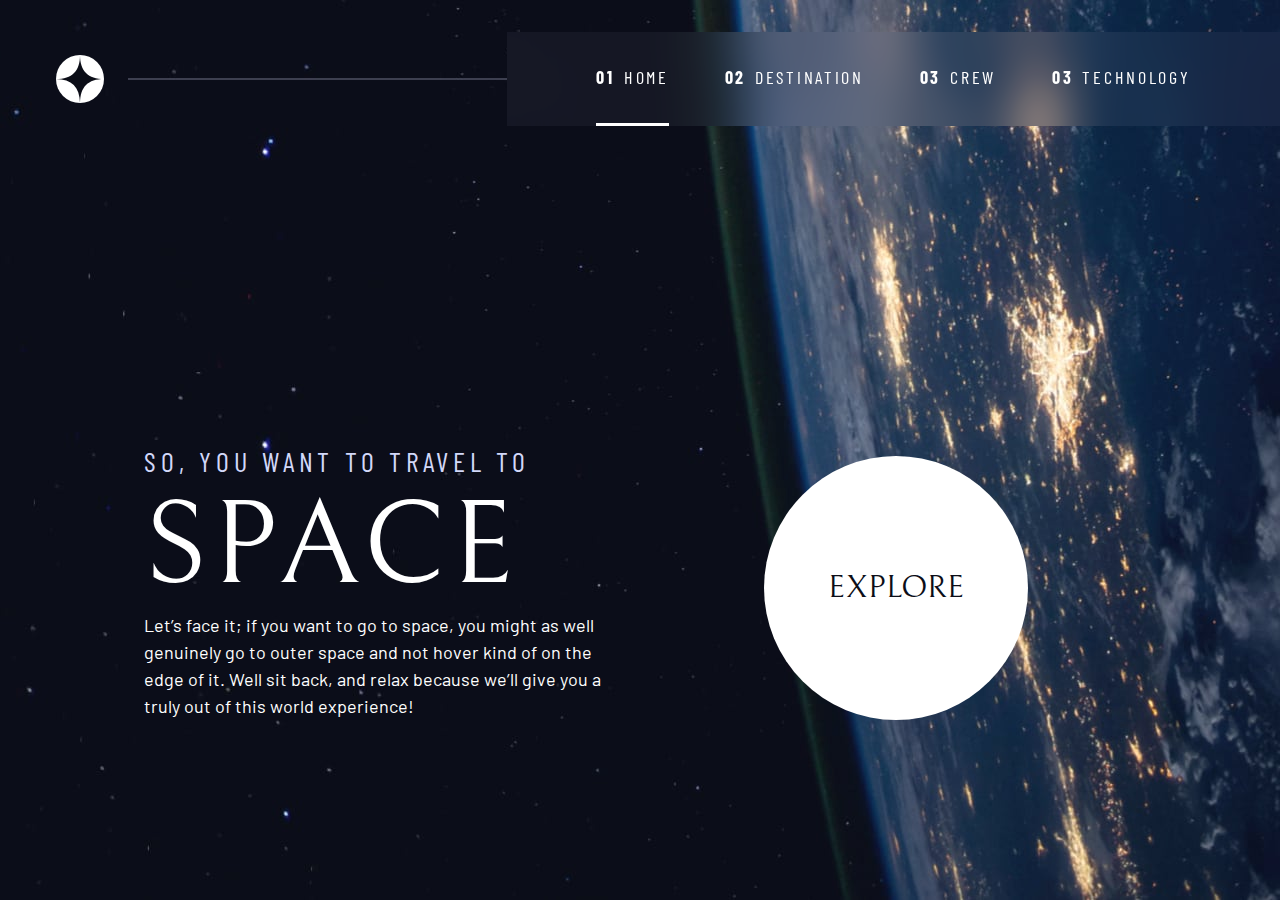
<file: index.html>
<!DOCTYPE html>
<html lang="en">
<head>
  <meta charset="UTF-8">
  <meta name="viewport" content="width=device-width, initial-scale=1.0">
  <link rel="icon" type="image/png" sizes="32x32" href="./assets/favicon-32x32.png">
  <link rel="stylesheet" href="index.css">
  <link rel="preconnect" href="https://fonts.googleapis.com">
  <link rel="preconnect" href="https://fonts.gstatic.com" crossorigin>
  <link href="https://fonts.googleapis.com/css2?family=Barlow+Condensed:wght@400;700&family=Bellefair&family=Barlow:wght@400;700&display=swap"
      rel="stylesheet">
      
  <!-- Our custom CSS -->
  <link rel="stylesheet" href="index.css">
  <title>Frontend Mentor | Space tourism website</title>


</head>
<body class="home"> 
  <a class="skip-to-content" href="#main">Skip to content</a>
  <header class="primary-header flex">
    <div>
      <img src="./assets/shared/logo.svg" alt="space tourism logo" class='logo'>
    </div>
    <button class="mobile-nav-toggle" aria-controls="primary-navigation"><span aria-expanded="false" class="sr-only">Menu</span></button>
    <nav>
      <ul id="primary-navigation" data-visible="false" class="primary-navigation underline-indicators flex">
        <li class="active"><a class="ff-sans-cond uppercase text-white letter-spacing-2" href="index.html"><span aria-hidden='true'>01</span>Home</a></li>
        <li><a class="ff-sans-cond uppercase text-white letter-spacing-2" href="destination.html"><span aria-hidden='true'>02</span>Destination</a></li>
        <li><a class="ff-sans-cond uppercase text-white letter-spacing-2" href="crew.html"><span aria-hidden='true'>03</span>Crew</a></li>
        <li><a class="ff-sans-cond uppercase text-white letter-spacing-2" href="technology.html"><span aria-hidden='true'>03</span>Technology</a></li>
      </ul>
    </nav>
  </header>
  <main id="main" class="grid-container grid-container--home">
    <div>
      <h1 class="text-accent fs-500 ff-sans-cond uppercase letter-spacing-1">So, you want to travel to
      <span class='fs-900 ff-serif text-white d-block'>Space</span></h1>
      <p>Let’s face it; if you want to go to space, you might as well genuinely go to 
        outer space and not hover kind of on the edge of it. Well sit back, and relax 
        because we’ll give you a truly out of this world experience!</p>
      </div>
      <div>
        <a href="destination.html" class="large-button uppercase ff-serif fs-600 text-dark bg-white">Explore</a>
      </div>
  </main>

  <script src="navigation.js"></script>
</body>
</html>
</file>
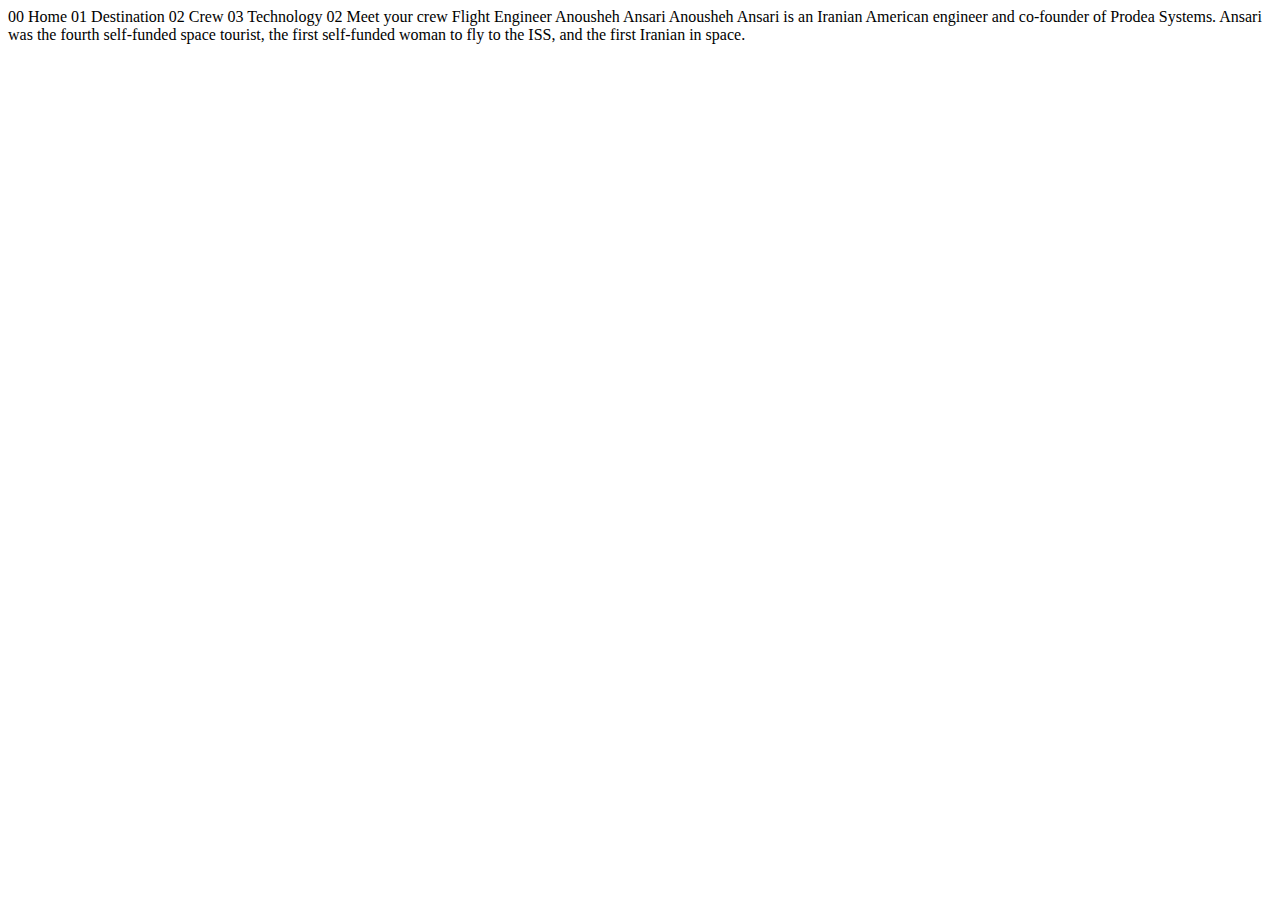
<file: crew-engineer.html>
<!DOCTYPE html>
<html lang="en">
<head>
  <meta charset="UTF-8">
  <meta name="viewport" content="width=device-width, initial-scale=1.0">

  <link rel="icon" type="image/png" sizes="32x32" href="./assets/favicon-32x32.png">
  
  <title>Frontend Mentor | Space tourism website</title>
</head>
<body>

  00 Home
  01 Destination
  02 Crew
  03 Technology

  02 Meet your crew

  Flight Engineer
  Anousheh Ansari

  Anousheh Ansari is an Iranian American engineer and co-founder of Prodea Systems. 
  Ansari was the fourth self-funded space tourist, the first self-funded woman to 
  fly to the ISS, and the first Iranian in space. 
</body>
</html>
</file>
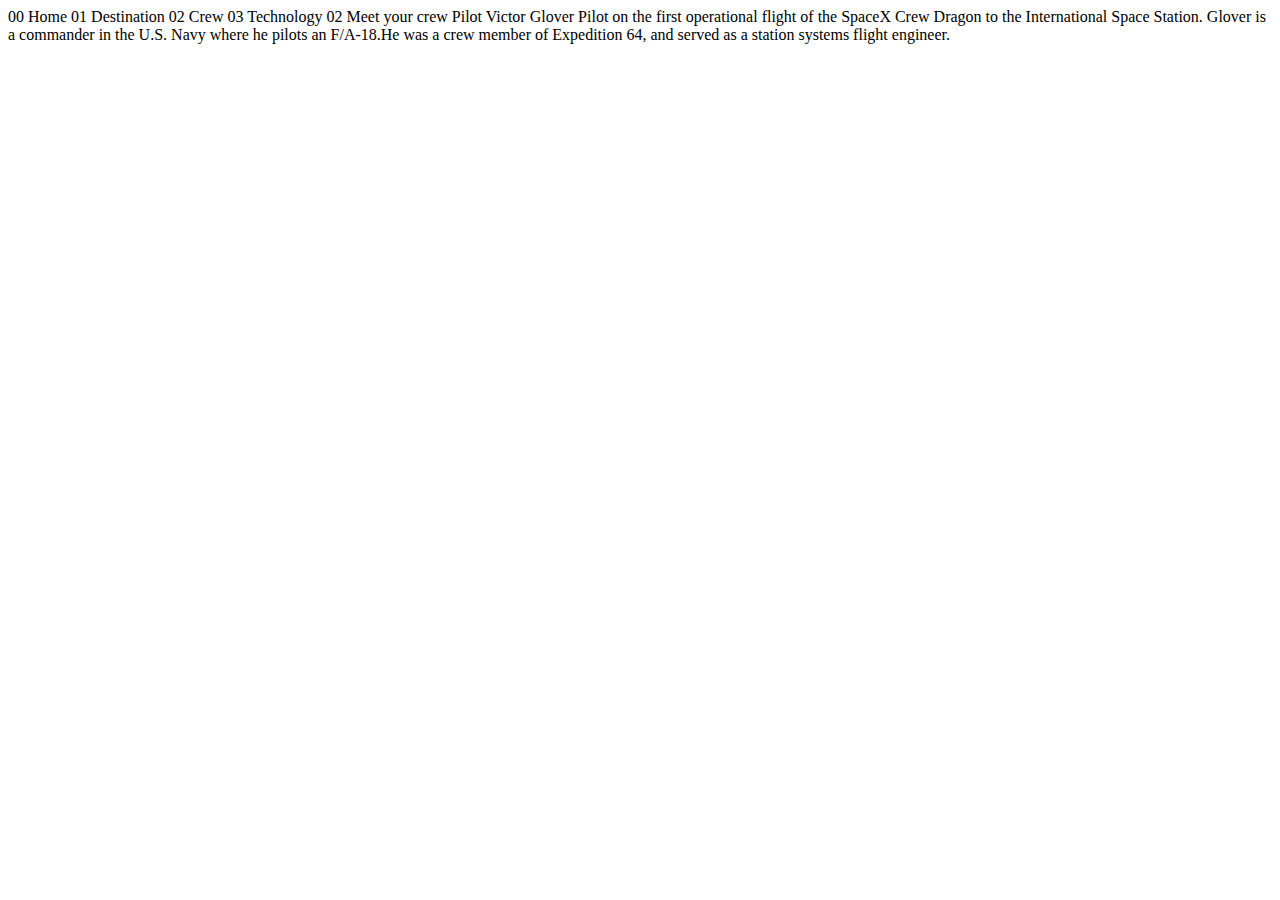
<file: crew-pilot.html>
<!DOCTYPE html>
<html lang="en">
<head>
  <meta charset="UTF-8">
  <meta name="viewport" content="width=device-width, initial-scale=1.0">

  <link rel="icon" type="image/png" sizes="32x32" href="./assets/favicon-32x32.png">
  
  <title>Frontend Mentor | Space tourism website</title>
</head>
<body>

  00 Home
  01 Destination
  02 Crew
  03 Technology

  02 Meet your crew

  Pilot
  Victor Glover

  Pilot on the first operational flight of the SpaceX Crew Dragon to the 
  International Space Station. Glover is a commander in the U.S. Navy where 
  he pilots an F/A-18.He was a crew member of Expedition 64, and served as a 
  station systems flight engineer. 
</body>
</html>
</file>
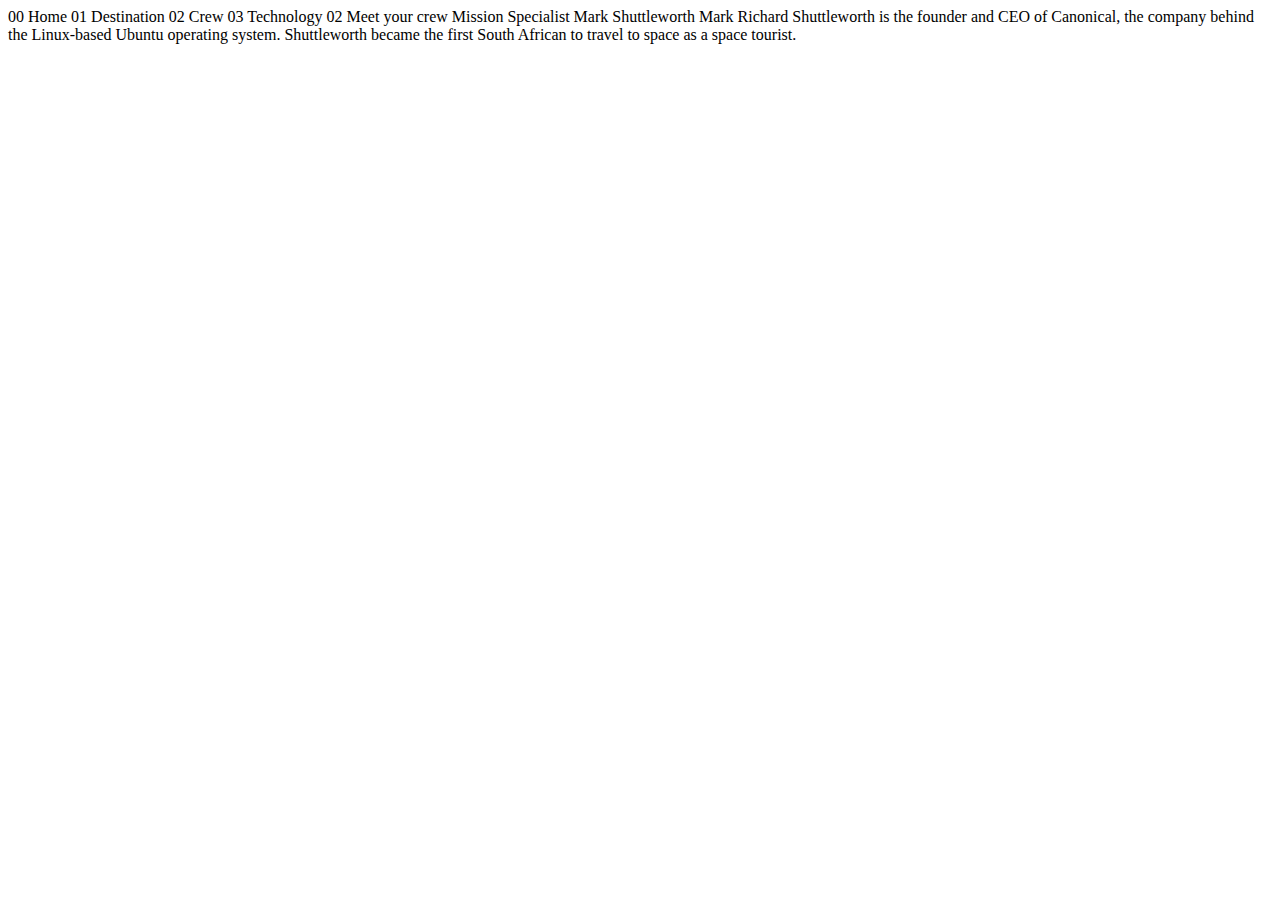
<file: crew-specialist.html>
<!DOCTYPE html>
<html lang="en">
<head>
  <meta charset="UTF-8">
  <meta name="viewport" content="width=device-width, initial-scale=1.0">

  <link rel="icon" type="image/png" sizes="32x32" href="./assets/favicon-32x32.png">
  
  <title>Frontend Mentor | Space tourism website</title>
</head>
<body>

  00 Home
  01 Destination
  02 Crew
  03 Technology

  02 Meet your crew

  Mission Specialist
  Mark Shuttleworth

  Mark Richard Shuttleworth is the founder and CEO of Canonical, the company behind 
  the Linux-based Ubuntu operating system. Shuttleworth became the first South 
  African to travel to space as a space tourist.
</body>
</html>
</file>
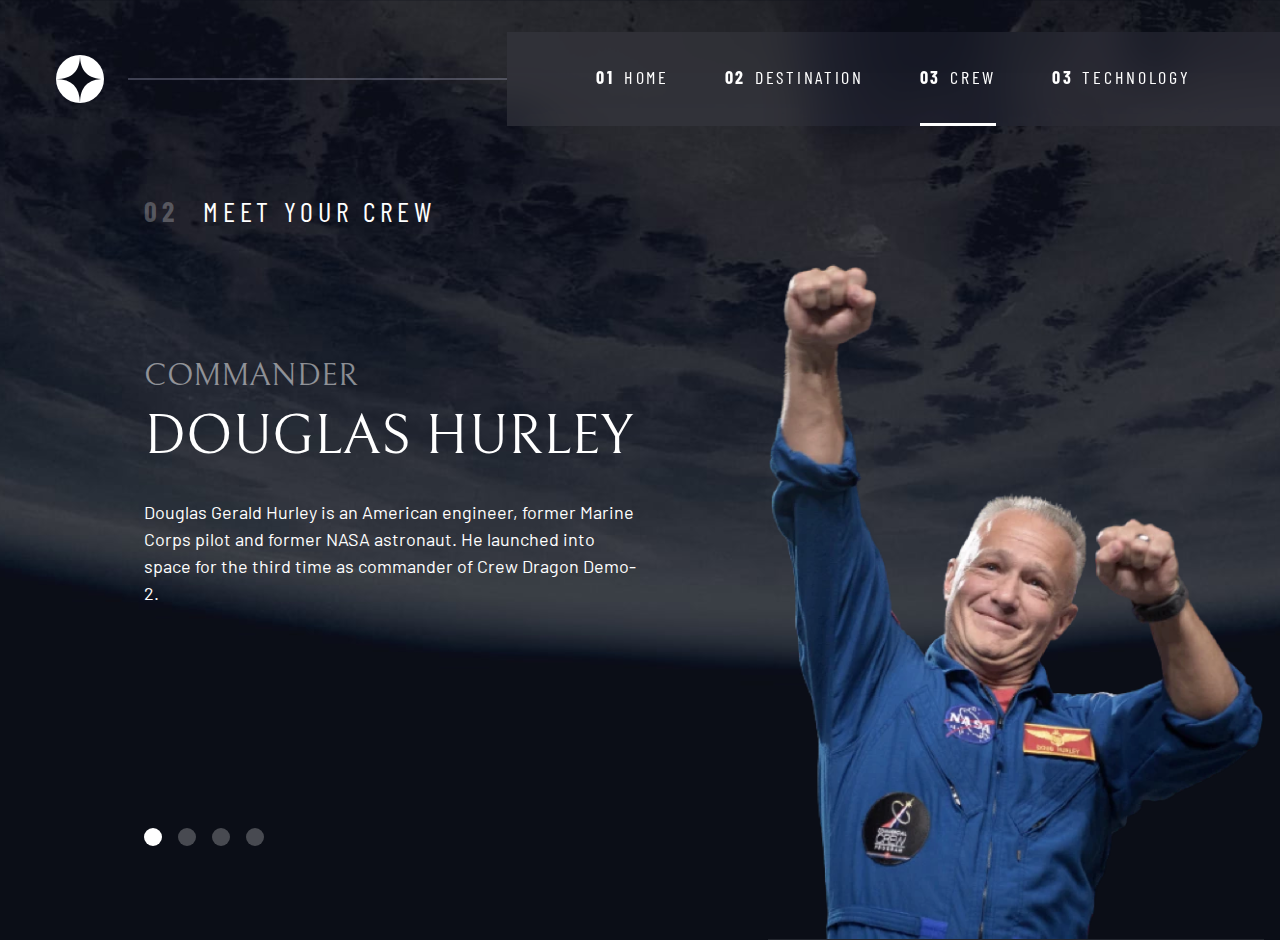
<file: crew.html>
<!DOCTYPE html>
<html lang="en">
<head>
  <meta charset="UTF-8">
  <meta name="viewport" content="width=device-width, initial-scale=1.0">
  <link rel="icon" type="image/png" sizes="32x32" href="./assets/favicon-32x32.png">
  <link rel="stylesheet" href="index.css">
  <link rel="preconnect" href="https://fonts.googleapis.com">
  <link rel="preconnect" href="https://fonts.gstatic.com" crossorigin>
  <link href="https://fonts.googleapis.com/css2?family=Barlow+Condensed:wght@400;700&family=Bellefair&family=Barlow:wght@400;700&display=swap"
      rel="stylesheet">
      
  <!-- Our custom CSS -->
  <link rel="stylesheet" href="index.css">
  <title>Frontend Mentor | Space tourism website</title>


</head>
<body class="crew"> 
  <a class="skip-to-content" href="#main">Skip to content</a>
  <header class="primary-header flex">
    <div>
      <img src="./assets/shared/logo.svg" alt="space tourism logo" class='logo'>
    </div>
    <button class="mobile-nav-toggle" aria-controls="primary-navigation"><span aria-expanded="false" class="sr-only">Menu</span></button>
    <nav>
      <ul id="primary-navigation" data-visible="false" class="primary-navigation underline-indicators flex">
        <li><a class="ff-sans-cond uppercase text-white letter-spacing-2" href="index.html"><span aria-hidden='true'>01</span>Home</a></li>
        <li><a class="ff-sans-cond uppercase text-white letter-spacing-2" href="destination.html"><span aria-hidden='true'>02</span>Destination</a></li>
        <li class="active"><a class="ff-sans-cond uppercase text-white letter-spacing-2" href="crew.html"><span aria-hidden='true'>03</span>Crew</a></li>
        <li><a class="ff-sans-cond uppercase text-white letter-spacing-2" href="technology.html"><span aria-hidden='true'>03</span>Technology</a></li>
      </ul>
    </nav>
  </header>

  <main id="main" class="grid-container grid-container--crew flow">
    <h1 class="numbered-title"><span aria-hidden="true">02</span> Meet your crew</h1>

    <div class="dot-indicators flex" role="tablist" aria-label="crew member list">
      <button aria-selected="true" aria-controls="commander-tab" data-image="commander-image" role="tab" tabindex="0"><span class="sr-only">The commander</span></button>
      <button aria-selected="false" aria-controls="mission-tab" data-image="mission-image" role="tab" tabindex="-1"><span class="sr-only">The mission specialist</span></button>
      <button aria-selected="false" aria-controls="pilot-tab" data-image="pilot-image" role="tab" tabindex="-1"><span class="sr-only">The pilot</span></button>
      <button aria-selected="false" aria-controls="crew-tab" data-image="crew-image" role="tab" tabindex="-1"><span class="sr-only">The crew engineer</span></button>
    </div>

    <article class="crew-details flow" id="commander-tab" role="tabpanel" tabindex="0">
      <header class="flow flow--space-small">
        <h2 class="fs-600 ff-serif uppercase">Commander</h2>
        <p class="fs-700 ff-serif uppercase">Douglas Hurley</p>
      </header>
      <p>Douglas Gerald Hurley is an American engineer, former Marine Corps pilot 
        and former NASA astronaut. He launched into space for the third time as 
        commander of Crew Dragon Demo-2.</p>
    </article>

    <article hidden class="crew-details flow" id="mission-tab" role="tabpanel" tabindex="0">
      <header class="flow flow--space-small">
        <h2 class="fs-600 ff-serif uppercase">Mission Specialist</h2>
        <p class="fs-700 ff-serif uppercase">Mark Shuttleworth</p>
      </header>
      <p>Mark Richard Shuttleworth is the founder and CEO of Canonical, the company
        behind the Linux-based Ubuntu operating system. Shuttleworth became the first South
        African to travel to space as a space tourist.</p>
    </article>

    <article hidden class="crew-details flow" id="pilot-tab" role="tabpanel" tabindex="0">
      <header class="flow flow--space-small">
        <h2 class="fs-600 ff-serif uppercase">Pilot</h2>
        <p class="fs-700 ff-serif uppercase">Victor Glover</p>
      </header>
      <p>Pilot on the first operational flight of the SpaceX Crew Dragon to the
        International Space Station. Glover is a commander in the U.S. Navy where
        he pilots an F/A-18. He was a crew member of Expedition 64, and served as a
        station systems flight engineer.</p>
    </article>

    <article hidden class="crew-details flow" id="crew-tab" role="tabpanel" tabindex="0">
      <header class="flow flow--space-small">
        <h2 class="fs-600 ff-serif uppercase">Flight Engineer</h2>
        <p class="fs-700 ff-serif uppercase">Anousheh Ansari</p>
      </header>
      <p>Anousheh Ansari is an Iranian American engineer and co-founder of Prodea Systems.
        Ansari was the fourth self-funded space tourist, the first self-funded woman to
        fly to the ISS, and the first Iranian in space.</p>
    </article>
    
    <picture id="commander-image">
      <source srcset="./assets/crew/image-douglas-hurley.webp" type="image/webp">
      <img src="./assets/crew/image-douglas-hurley.png" alt="Douglas Hurley">
    </picture>

    <picture hidden id="mission-image">
      <source srcset="./assets/crew/image-mark-shuttleworth.webp" type="image/webp">
      <img src="./assets/crew/image-mark-shuttleworth.png" alt="Douglas Hurley">
    </picture>

    <picture hidden id="pilot-image">
      <source srcset="./assets/crew/image-victor-glover.webp" type="image/webp">
      <img src="./assets/crew/image-victor-glover.png" alt="Douglas Hurley">
    </picture>

    <picture hidden id="crew-image">
      <source srcset="./assets/crew/image-anousheh-ansari.webp" type="image/webp">
      <img src="./assets/crew/image-anousheh-ansari.png" alt="Douglas Hurley">
    </picture>


  </main>
  <script src="navigation.js"></script>
  <script src="tabs.js"></script>
</body>
</html>
</file>
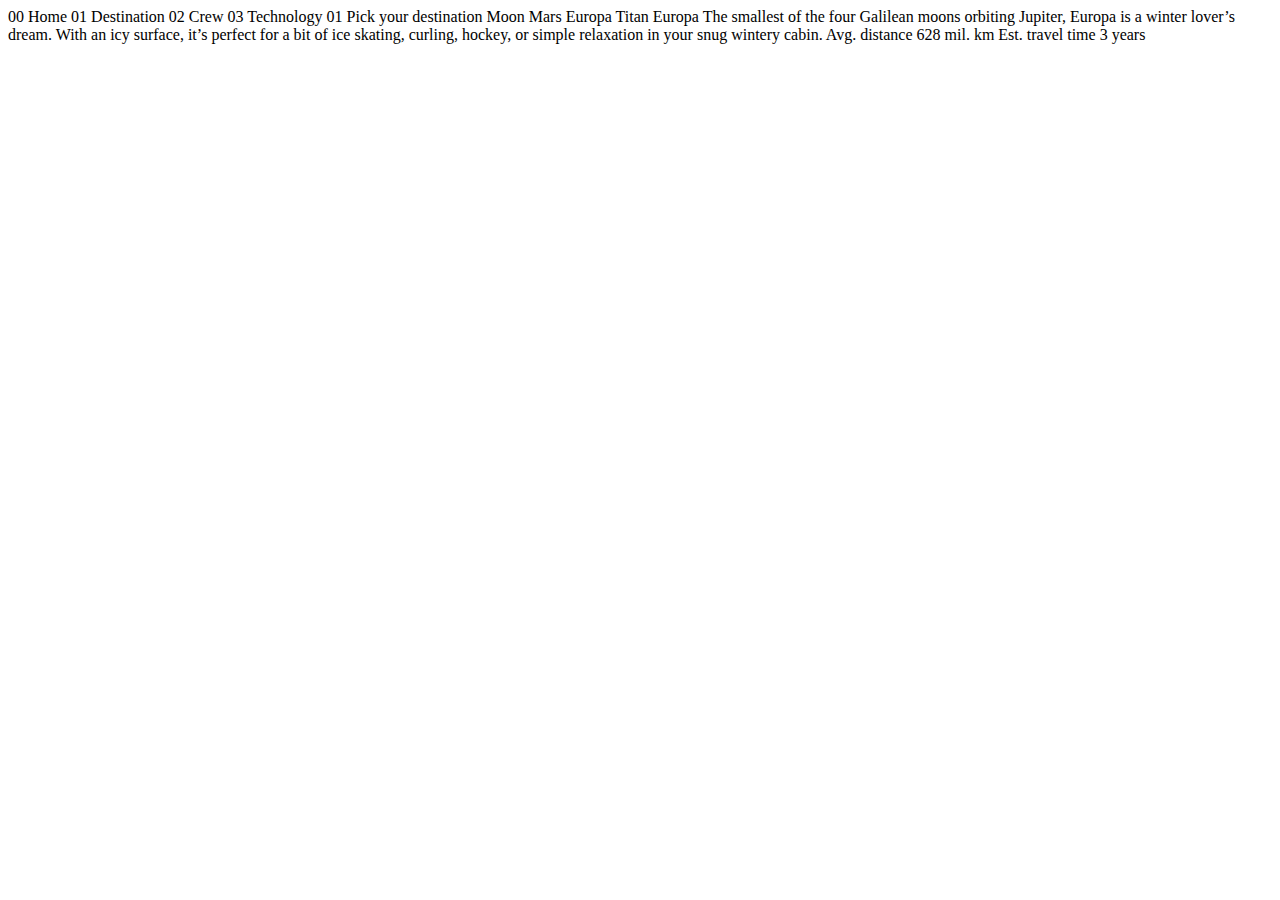
<file: destination-europa.html>
<!DOCTYPE html>
<html lang="en">
<head>
  <meta charset="UTF-8">
  <meta name="viewport" content="width=device-width, initial-scale=1.0">

  <link rel="icon" type="image/png" sizes="32x32" href="./assets/favicon-32x32.png">
  
  <title>Frontend Mentor | Space tourism website</title>
</head>
<body>

  00 Home
  01 Destination
  02 Crew
  03 Technology

  01 Pick your destination

  Moon
  Mars
  Europa
  Titan

  Europa

  The smallest of the four Galilean moons orbiting Jupiter, Europa is a 
  winter lover’s dream. With an icy surface, it’s perfect for a bit of 
  ice skating, curling, hockey, or simple relaxation in your snug 
  wintery cabin.

  Avg. distance
  628 mil. km

  Est. travel time
  3 years
</body>
</html>
</file>
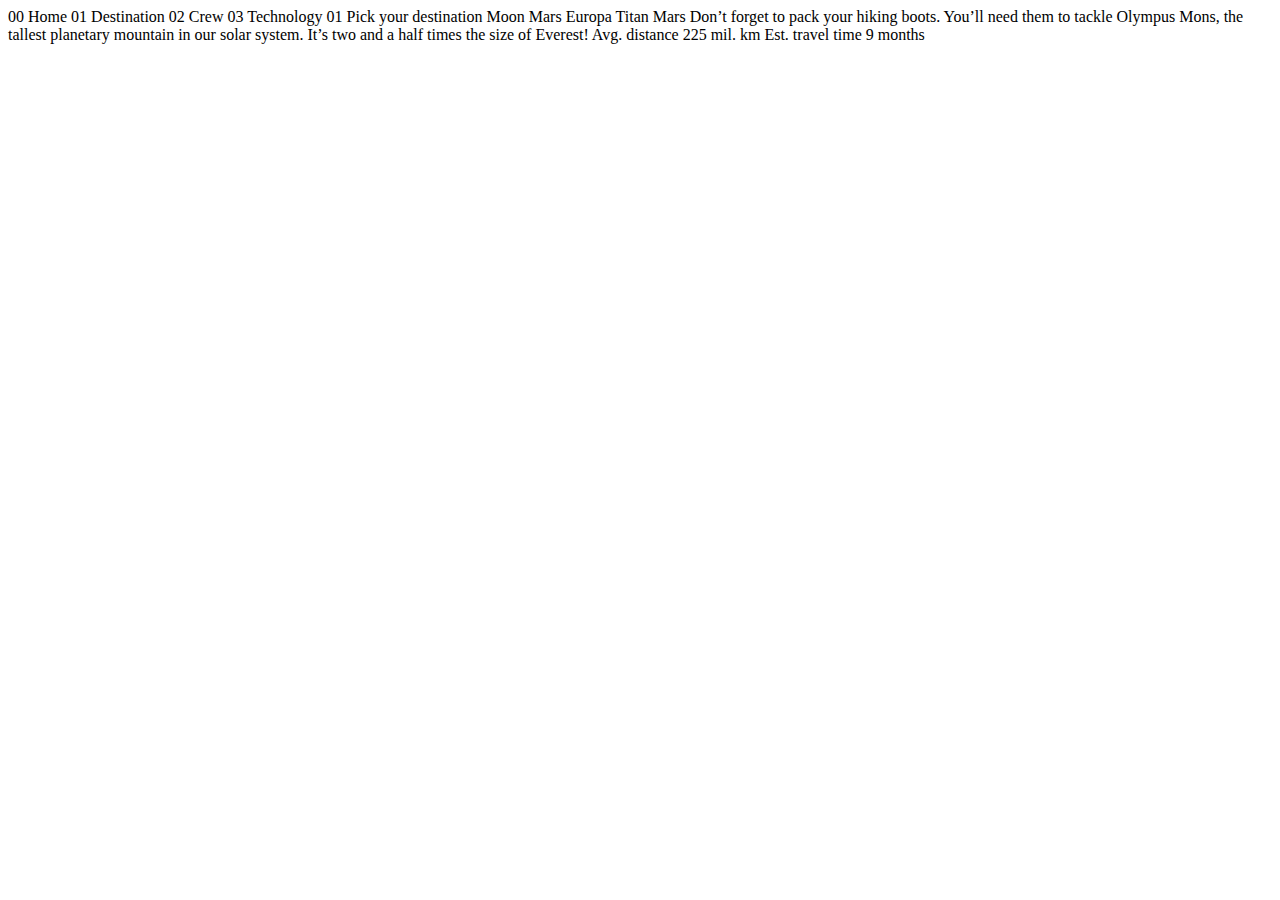
<file: destination-mars.html>
<!DOCTYPE html>
<html lang="en">
<head>
  <meta charset="UTF-8">
  <meta name="viewport" content="width=device-width, initial-scale=1.0">

  <link rel="icon" type="image/png" sizes="32x32" href="./assets/favicon-32x32.png">
  
  <title>Frontend Mentor | Space tourism website</title>
</head>
<body>

  00 Home
  01 Destination
  02 Crew
  03 Technology

  01 Pick your destination

  Moon
  Mars
  Europa
  Titan

  Mars

  Don’t forget to pack your hiking boots. You’ll need them to tackle Olympus Mons, 
  the tallest planetary mountain in our solar system. It’s two and a half times 
  the size of Everest!

  Avg. distance
  225 mil. km

  Est. travel time
  9 months
</body>
</html>
</file>
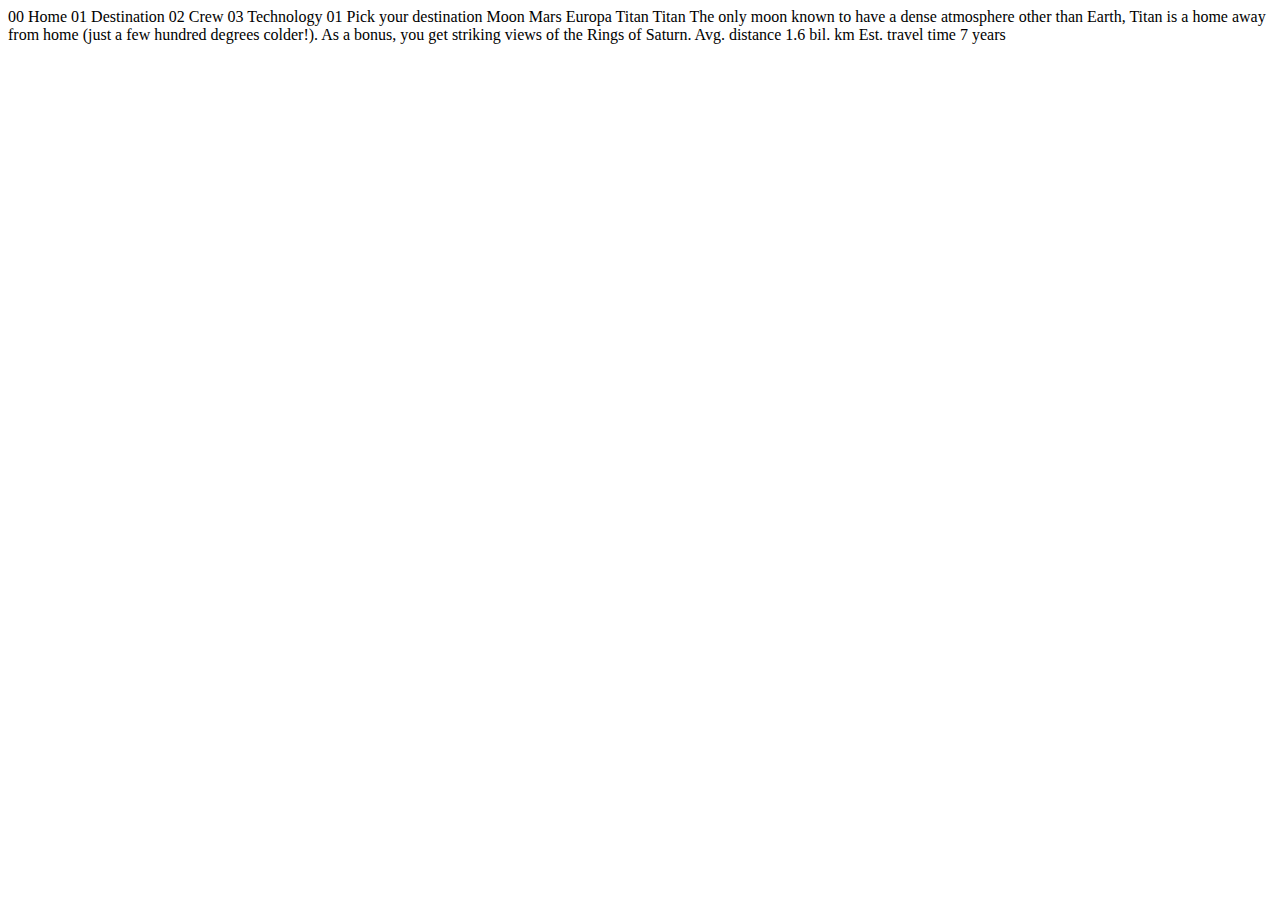
<file: destination-titan.html>
<!DOCTYPE html>
<html lang="en">
<head>
  <meta charset="UTF-8">
  <meta name="viewport" content="width=device-width, initial-scale=1.0">

  <link rel="icon" type="image/png" sizes="32x32" href="./assets/favicon-32x32.png">
  
  <title>Frontend Mentor | Space tourism website</title>
</head>
<body>

  00 Home
  01 Destination
  02 Crew
  03 Technology

  01 Pick your destination

  Moon
  Mars
  Europa
  Titan

  Titan

  The only moon known to have a dense atmosphere other than Earth, Titan 
  is a home away from home (just a few hundred degrees colder!). As a 
  bonus, you get striking views of the Rings of Saturn.

  Avg. distance
  1.6 bil. km

  Est. travel time
  7 years
</body>
</html>
</file>
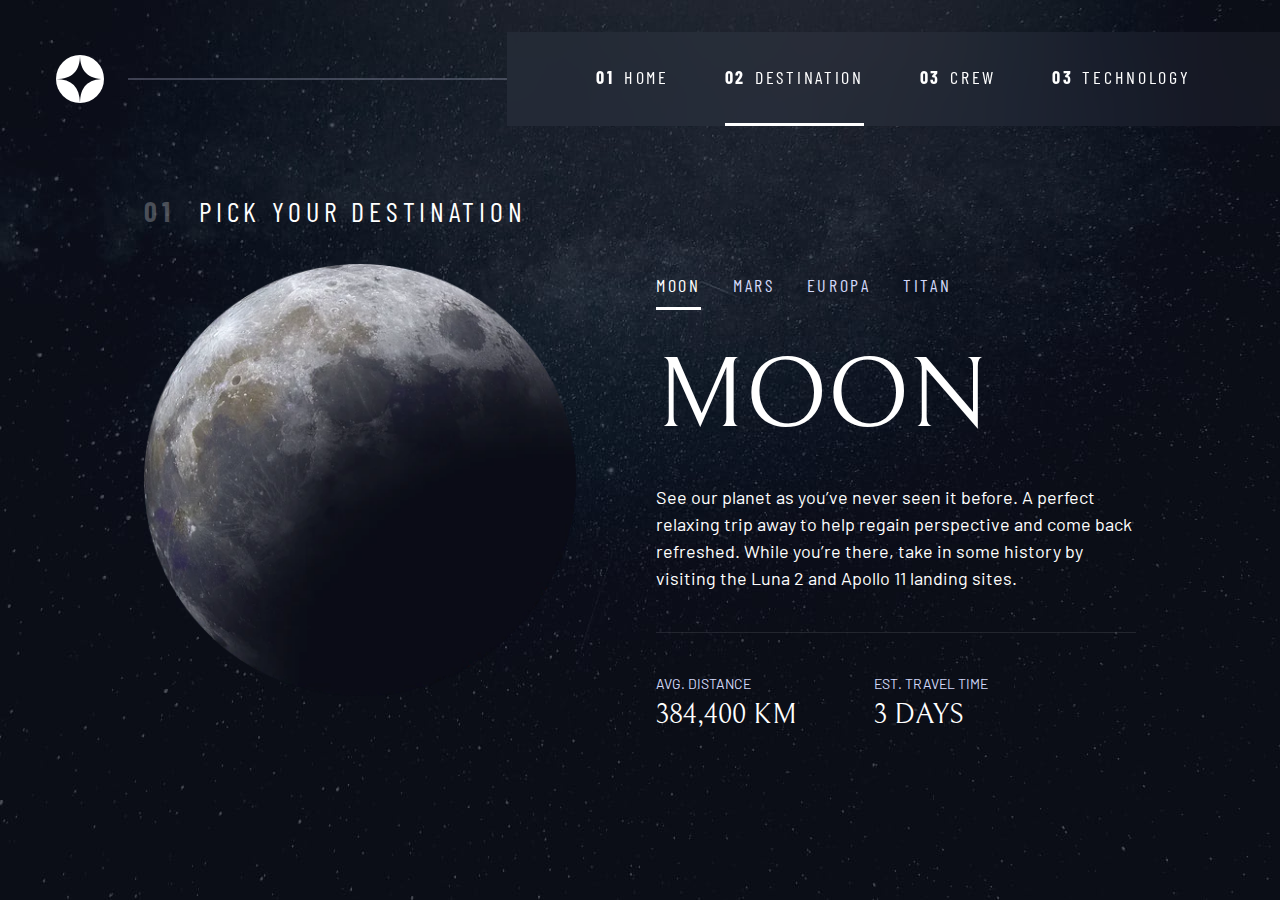
<file: destination.html>
<!DOCTYPE html>
<html lang="en">
<head>
  <meta charset="UTF-8">
  <meta name="viewport" content="width=device-width, initial-scale=1.0">
  <link rel="icon" type="image/png" sizes="32x32" href="./assets/favicon-32x32.png">
  <link rel="stylesheet" href="index.css">
  <link rel="preconnect" href="https://fonts.googleapis.com">
  <link rel="preconnect" href="https://fonts.gstatic.com" crossorigin>
  <link href="https://fonts.googleapis.com/css2?family=Barlow+Condensed:wght@400;700&family=Bellefair&family=Barlow:wght@400;700&display=swap"
      rel="stylesheet">
      
  <!-- Our custom CSS -->
  <link rel="stylesheet" href="index.css">
  <title>Frontend Mentor | Space tourism website</title>


</head>
<body class="destination"> 
  <a class="skip-to-content" href="#main">Skip to content</a>
  <header class="primary-header flex">
    <div>
      <img src="./assets/shared/logo.svg" alt="space tourism logo" class='logo'>
    </div>
    <button class="mobile-nav-toggle" aria-controls="primary-navigation"><span aria-expanded="false" class="sr-only">Menu</span></button>
    <nav>
      <ul id="primary-navigation" data-visible="false" class="primary-navigation underline-indicators flex">
        <li><a class="ff-sans-cond uppercase text-white letter-spacing-2" href="index.html"><span aria-hidden='true'>01</span>Home</a>
        <li class="active"><a class="ff-sans-cond uppercase text-white letter-spacing-2" href="destination.html"><span aria-hidden='true'>02</span>Destination</a>
        <li><a class="ff-sans-cond uppercase text-white letter-spacing-2" href="crew.html"><span aria-hidden='true'>03</span>Crew</a>
        <li><a class="ff-sans-cond uppercase text-white letter-spacing-2" href="technology.html"><span aria-hidden='true'>03</span>Technology</a>
      </ul>
    </nav>
  </header>

  <main id="main" class="grid-container grid-container--destination flow">
    <h1 class="numbered-title"><span aria-hidden="true">01</span> Pick your destination</h1>

    <picture id="moon-image">
      <source srcset="assets/destination/image-moon.webp" type="image/webp">
      <img src="assets/destination/image-moon.png" alt="the Moon">
    </picture>

    <picture hidden id="mars-image">
      <source srcset="assets/destination/image-mars.webp" type="image/webp">
      <img src="assets/destination/image-mars.png" alt="the planet mars">
    </picture>

    <picture hidden id="europa-image">
      <source srcset="assets/destination/image-europa.webp" type="image/webp">
      <img src="assets/destination/image-europa.png" alt="the planet europa">
    </picture>

    <picture hidden id="titan-image">
      <source srcset="./assets/destination/image-titan.webp" type="image/webp">
      <img src="assets/destination/image-titan.png" alt="the planet titan">
    </picture>

    <div class="tab-list underline-indicators flex" role="tablist" aria-label="destination list">
      <button aria-selected="true" role="tab" tabindex="0" aria-controls="moon-tab" data-image="moon-image" class="uppercase ff-sans-cond text-accent letter-spacing-2">Moon</button>
      <button aria-selected="false" role="tab" tabindex="-1" aria-controls="mars-tab" data-image="mars-image" class="uppercase ff-sans-cond text-accent letter-spacing-2">Mars</button>
      <button aria-selected="false" role="tab" tabindex="-1" aria-controls="europa-tab" data-image="europa-image" class="uppercase ff-sans-cond text-accent letter-spacing-2">Europa</button>
      <button aria-selected="false" role="tab" tabindex="-1" aria-controls="titan-tab" data-image="titan-image" class="uppercase ff-sans-cond text-accent letter-spacing-2">Titan</button>
    </div>

    <!-- moon -->
    <article class="destination-info flow" id="moon-tab" tabindex="0" role="tabpanel">
      <h2 class="fs-800 uppercase ff-serif">Moon</h2>

      <p>See our planet as you’ve never seen it before. A perfect relaxing trip away to help 
        regain perspective and come back refreshed. While you’re there, take in some history 
        by visiting the Luna 2 and Apollo 11 landing sites.</p>
      
      <div class="destination-meta flex">
        <div>
          <h3 class="text-accent fs-200 uppercase">Avg. distance</h3>
          <p class="ff-serif uppercase">384,400 km</p>
        </div>

        <div>
          <h3 class="text-accent fs-200 uppercase">Est. travel time</h3>
          <p class="ff-serif uppercase">3 days</p>
        </div>
      </div>
    </article>

    <!-- mars -->
    <article hidden class="destination-info flow" id="mars-tab" tabindex="0" role="tabpanel">
      <h2 class="fs-800 uppercase ff-serif">Mars</h2>

      <p>Don't forget to pack your hiking boots. You'll need them to tackle Olympus Mons,
        the tallest planetary mountain in our solar system. It's two and a half times
        the size of Everest!</p>
      
      <div class="destination-meta flex">
        <div>
          <h3 class="text-accent fs-200 uppercase">Avg. distance</h3>
          <p class="ff-serif uppercase">225 mil. km</p>
        </div>

        <div>
          <h3 class="text-accent fs-200 uppercase">Est. travel time</h3>
          <p class="ff-serif uppercase">9 months</p>
        </div>
      </div>
    </article>

    <!-- europa -->
    <article hidden class="destination-info flow" id="europa-tab" tabindex="0" role="tabpanel">
      <h2 class="fs-800 uppercase ff-serif">Europa</h2>

      <p>The smallest of the four Galilean moons orbiting Jupiter, Europa is a 
        winter lover's dream. With an icy surface, it's perfect for a bit of
        ice skating, curling, hockey, or simple relaxation in your snug wintery cabin.</p>
      
      <div class="destination-meta flex">
        <div>
          <h3 class="text-accent fs-200 uppercase">Avg. distance</h3>
          <p class="ff-serif uppercase">628 mil. km</p>
        </div>

        <div>
          <h3 class="text-accent fs-200 uppercase">Est. travel time</h3>
          <p class="ff-serif uppercase">3 years</p>
        </div>
      </div>
    </article>

    <!-- titan -->
    <article hidden class="destination-info flow" id="titan-tab" tabindex="0" role="tabpanel">
      <h2 class="fs-800 uppercase ff-serif">Titan</h2>

      <p>The only moon know to have a dense atmosphere other than Earth, 
        is a home away from home (just a few hundred degrees colder!).
        As a bonus, you get striking views of the Rings of Saturn.</p>
      
      <div class="destination-meta flex">
        <div>
          <h3 class="text-accent fs-200 uppercase">Avg. distance</h3>
          <p class="ff-serif uppercase">1.6 bil. km</p>
        </div>

        <div>
          <h3 class="text-accent fs-200 uppercase">Est. travel time</h3>
          <p class="ff-serif uppercase">7 years</p>
        </div>
      </div>

    </article>
  </main>
<body>
  <script src="tabs.js"></script>
  <script src="navigation.js"></script>
</body>
</html>
</file>
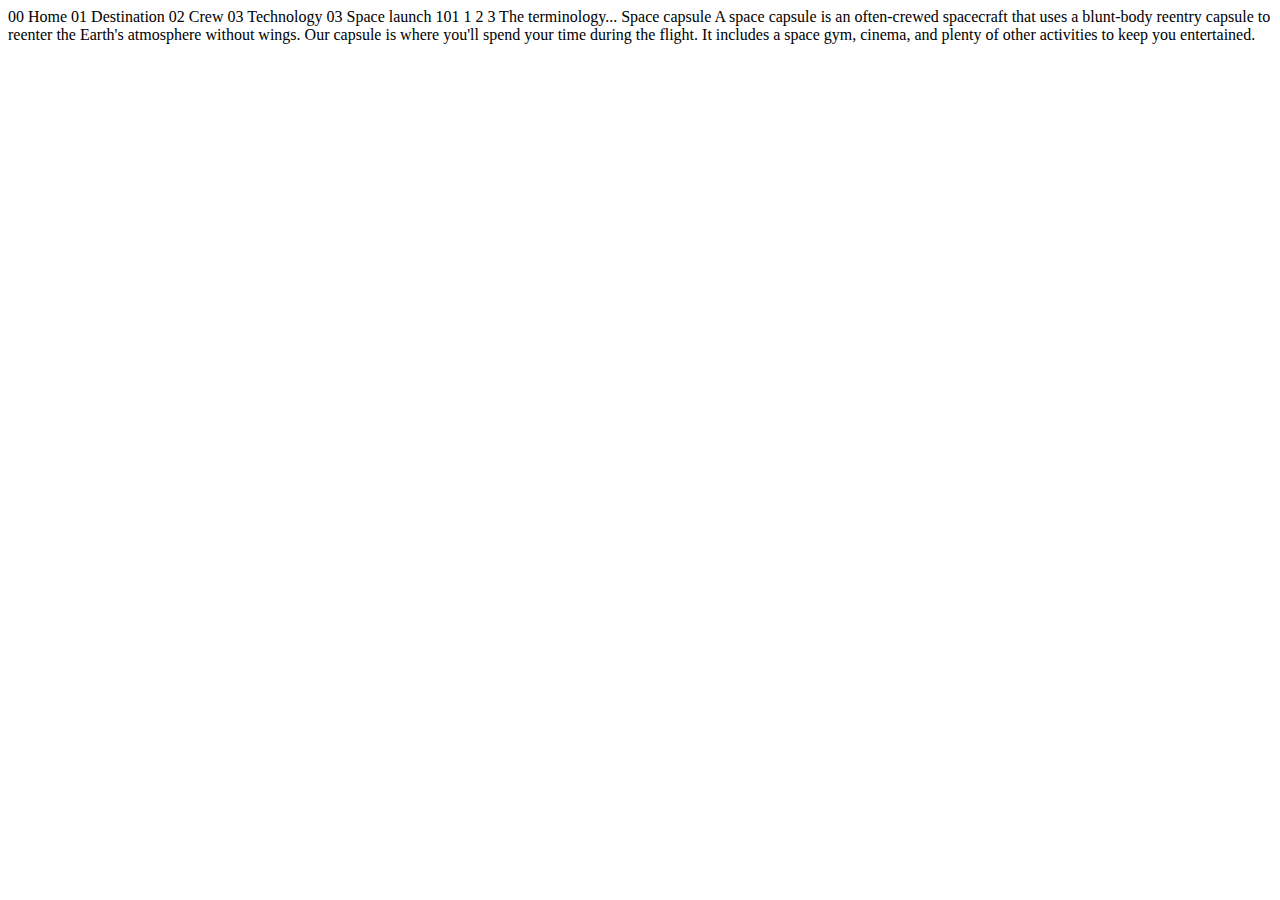
<file: technology-capsule.html>
<!DOCTYPE html>
<html lang="en">
<head>
  <meta charset="UTF-8">
  <meta name="viewport" content="width=device-width, initial-scale=1.0">

  <link rel="icon" type="image/png" sizes="32x32" href="./assets/favicon-32x32.png">
  
  <title>Frontend Mentor | Space tourism website</title>
</head>
<body>

  00 Home
  01 Destination
  02 Crew
  03 Technology

  03 Space launch 101

  1
  2
  3

  The terminology...
  Space capsule

  A space capsule is an often-crewed spacecraft that uses a blunt-body reentry 
  capsule to reenter the Earth's atmosphere without wings. Our capsule is where 
  you'll spend your time during the flight. It includes a space gym, cinema, 
  and plenty of other activities to keep you entertained.
</body>
</html>
</file>
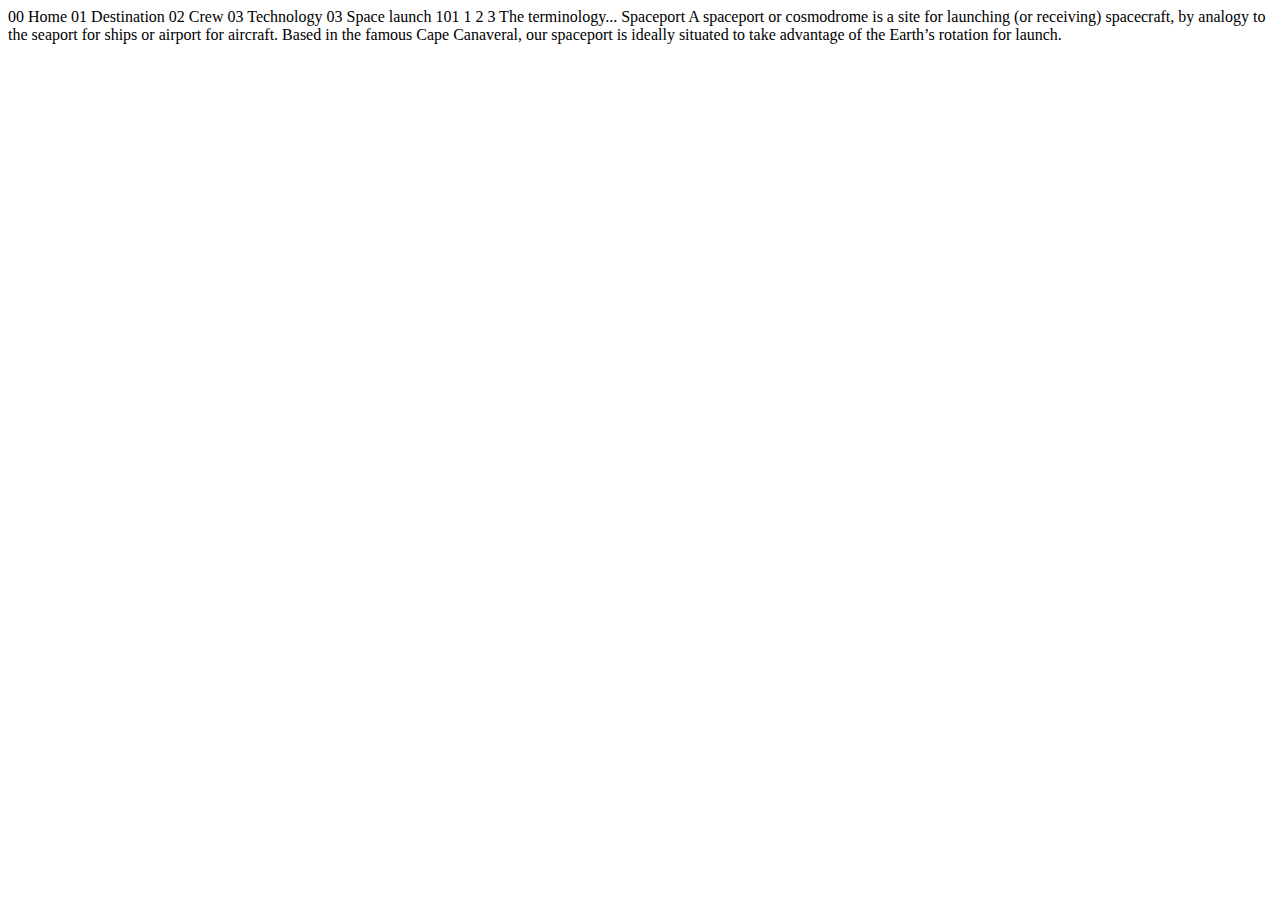
<file: technology-spaceport.html>
<!DOCTYPE html>
<html lang="en">
<head>
  <meta charset="UTF-8">
  <meta name="viewport" content="width=device-width, initial-scale=1.0">

  <link rel="icon" type="image/png" sizes="32x32" href="./assets/favicon-32x32.png">
  
  <title>Frontend Mentor | Space tourism website</title>
</head>
<body>

  00 Home
  01 Destination
  02 Crew
  03 Technology

  03 Space launch 101

  1
  2
  3

  The terminology...
  Spaceport

  A spaceport or cosmodrome is a site for launching (or receiving) spacecraft, 
  by analogy to the seaport for ships or airport for aircraft. Based in the 
  famous Cape Canaveral, our spaceport is ideally situated to take advantage 
  of the Earth’s rotation for launch.
</body>
</html>
</file>
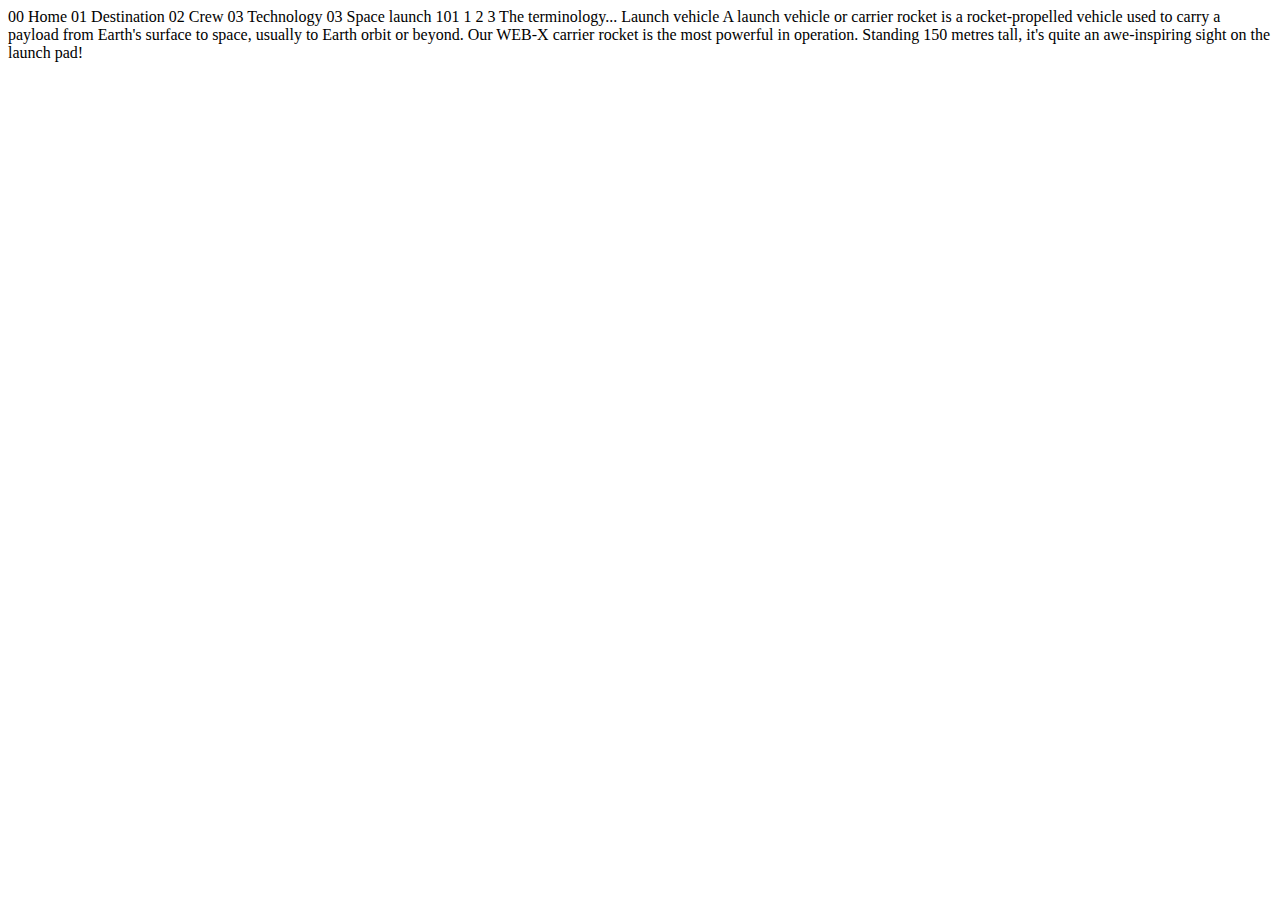
<file: technology-vehicle.html>
<!DOCTYPE html>
<html lang="en">
<head>
  <meta charset="UTF-8">
  <meta name="viewport" content="width=device-width, initial-scale=1.0">

  <link rel="icon" type="image/png" sizes="32x32" href="./assets/favicon-32x32.png">
  
  <title>Frontend Mentor | Space tourism website</title>
</head>
<body>

  00 Home
  01 Destination
  02 Crew
  03 Technology

  03 Space launch 101

  1
  2
  3

  The terminology...
  Launch vehicle

  A launch vehicle or carrier rocket is a rocket-propelled vehicle used to carry a 
  payload from Earth's surface to space, usually to Earth orbit or beyond. Our 
  WEB-X carrier rocket is the most powerful in operation. Standing 150 metres tall, 
  it's quite an awe-inspiring sight on the launch pad!
</body>
</html>
</file>
<file: index.css>
/* Custom properties */
:root {
    /* Colors */
    --clr-dark: 230 35% 7%;
    --clr-light: 231 77% 90%;
    --clr-white: 0 0% 100%;

    /* font-sizes */
    --fs-900: clamp(5rem, 8vw + 1rem, 9.375rem);
    --fs-800: 3.5rem;
    --fs-700: 1.5rem;
    --fs-600: 1rem;
    --fs-500: 1rem;
    --fs-400: 0.9375rem;
    --fs-300: 1rem;
    --fs-200: 0.875rem;

    /* font-families */
    --ff-serif: 'Bellefair', serif;
    --ff-sans-cond: 'Barlow Condensed', sans-serif;
    --ff-sans-normal: 'Barlow', sans-serif;
}

@media (min-width: 35em) {
    :root {
        --fs-800: 5rem;
        --fs-700: 2.5rem;
        --fs-600: 1.5rem;
        --fs-500: 1.25rem;
        --fs-400: 1rem;
    }
}

@media (min-width: 45em) {
    :root {
        /* font-sizes */
        --fs-800: 6.25rem;
        --fs-700: 3.5rem;
        --fs-600: 2rem;
        --fs-500: 1.75rem;
        --fs-400: 1.125rem;
    }
}

/* Reset */

/* Box sizing */
*, *::before, *::after {
    box-sizing: border-box;
}


/* Reset margins */
body, h1, h2, h3, h4, h5, p, figure, picture {
    margin: 0;
}

h1, h2, h3, h4, h5, p {
    font-weight: 400;
}

/* set up the body */
body {
    font-family: var(--ff-sans-normal);
    font-size: var(--fs-400);
    color: hsl(var(--clr-white));
    background-color: hsl(var(--clr-dark));
    line-height: 1.5;
    min-height: 100vh;

    display: grid;
    grid-template-rows: min-content 1fr;

    overflow-x: hidden;
}

/* make images easer to work with */
img, picutre {
    max-width: 100%;
    display: block;
}

/* make forms elements easier to work with */
input, button, textarea, select {
    font: inherit;
}

/* remove animation for people who've turned them off */
@media (prefers-reduced-motion: reduce) {
    *, *::before, *::after {
        animation-duration: 0.01ms !important;
        animation-iteration-count: 1 !important;
        transition-duration: 0.01ms !important;
        scroll-behavior: auto !important;
    }
}



/* Utility classes */

/* general */
.flex {
    display: flex;
    gap: var(--gap, 1rem);
}

.grid {
    display: grid;
    gap: var(--gap, 1rem);
}

.d-block {
    display: block;
}

.flow > *:where(:not(:first-child)) {
    margin-top: var(--flow-space, 1rem);
}

.flow--space-small {
    --flow-space: .75rem;
}

.container {
    padding-inline: 2em;
    margin-inline: auto;
    max-width: 80rem;
}

.sr-only {
    position: absolute;
    width: 1px;
    height: 1px;
    padding: 0;
    margin: -1px;
    overflow: hidden;
    clip: rect(0, 0, 0, 0);
    white-space: nowrap; /* added line */
    border: 0;
}

.skip-to-content {
    position: absolute;
    z-index: 9999;
    background: hsl(var(--clr-white));
    color: hsl(var(--clr-dark));
    padding: .5em 1em;
    margin-inline: auto;
    transform: translateY(-100%);
    transition: transform 250ms ease-in;
}

.skip-to-content:focus {
    transform: translateY(0);
}

/* Colors */

.bg-dark { background-color: hsl(var(--clr-dark)); }
.bg-accent { background-color: hsl(var(--clr-light)); }
.bg-white { background-color: hsl(var(--clr-white)); }

.text-dark { color: hsl(var(--clr-dark)); }
.text-accent { color: hsl(var(--clr-light)); }
.text-white { color: hsl(var(--clr-white)); }

/* Typographie */

.ff-serif { font-family: var(--ff-serif); }
.ff-sans-cond { font-family: var(--ff-sans-cond); }
.ff-sans-normal { font-family: var(--ff-sans-normal); }

.letter-spacing-1 { letter-spacing: 4.75px; }
.letter-spacing-2 { letter-spacing: 2.7px; }
.letter-spacing-3 { letter-spacing: 2.35px; }

.uppercase { text-transform: uppercase; }

.fs-900 { font-size: var(--fs-900); }
.fs-800 { font-size: var(--fs-800); }
.fs-700 { font-size: var(--fs-700); }
.fs-600 { font-size: var(--fs-600); }
.fs-500 { font-size: var(--fs-500); }
.fs-400 { font-size: var(--fs-400); }
.fs-300 { font-size: var(--fs-300); }
.fs-200 { font-size: var(--fs-200); }

.fs-900, .fs-800, .fs-700, .fs-600 {
    line-height: 1.1;
}

.numbered-title {
    font-family: var(--ff-sans-cond);
    font-size: var(--fs-500);
    text-transform: uppercase;
    letter-spacing: 4.72px;
}

.numbered-title span {
    margin-right: .5em;
    font-weight: 700;
    color: hsl(var(--clr-white) / .25);
}

/* Components */
.large-button {
    position: relative;
    font-size: 2rem;
    z-index: 1;
    display: inline-grid;
    place-items: center;
    padding: 0 2em;
    border-radius: 50%;
    text-decoration: none;
    aspect-ratio: 1;
}

.large-button::after {
    content: '';
    position: absolute;
    z-index: -1;
    width: 100%;
    height: 100%;
    background: hsl(var(--clr-white) / .1);
    border-radius: 50%;
    opacity: 0;
    transition: opacity 500ms linear, transform 750ms ease-in-out;
}

.large-button:hover::after,
.large-button:focus::after {
    opacity: 1;
    transform: scale(1.5);
}

/* primary-header */

.logo {
    margin: 1.5rem clamp(1.5rem, 5vw, 3.5rem);
}

.primary-header {
    justify-content: space-between;
    align-items: center;
}

.primary-navigation {
    --gap: clamp(1.5rem, 5vw, 3.5rem);
    --underline-gap: 2rem;
    list-style: none;
    margin: 0;
    padding: 0;
    background: hsl(var(--clr-black) / 0.05);
    backdrop-filter: blur(1.5rem); 
}

.primary-navigation a {
    text-decoration: none;
}

.primary-navigation a > span {
    font-weight: 700;
    margin-right: .5em;
}

.mobile-nav-toggle {
    display: none;
}


@media (min-width: 35em) {
    .primary-navigation {
        padding-inline: clamp(3rem, 7vw, 7rem);
    }
}

@media (min-width: 35em) and (max-width: 44.999em) {
    .primary-navigation a > span {
        display: none;
    }

}

@media (min-width: 45em) {
    .primary-navigation {
        margin-block: 2rem;
    }

    .primary-header::after {
        content: '';
        display: block;
        position: relative;
        background: hsl(var(--clr-light) / .25);
        margin-right: -2.5rem;
        height: 2px;
        width: 100%;
        order: 1;
    }

    nav {
        order: 2;
    }
}

@supports (backdrop-filter: blur(1rem)) {
    .primary-navigation {
        background: hsl(var(--clr-light) / 0.05);
        backdrop-filter: blur(1.5rem);
    }
}

@media (max-width: 35rem) {
    .primary-navigation {
        position: fixed;
        z-index: 1000;
        inset: 0 0 0 30%;
        --underline-gap: .5rem;
        list-style: none;
        margin: 0;
        padding: min(20rem, 15vh) 2rem;
        flex-direction: column;
        transform: translateX(100%);
        transition: transform 500ms ease-in-out
    }

    .mobile-nav-toggle {
        display: block;
        position: absolute;
        z-index: 2000;
        right: 1rem;
        top: 2rem;
        background: transparent;
        border: 0;
        background-image: url(./assets/shared/icon-hamburger.svg);
        background-repeat: no-repeat;
        width: 1.5rem;
        aspect-ratio: 1;
        transition: background-image 500ms ease-in-out;
    }

    .mobile-nav-toggle[aria-expanded='true'] {
        background-image: url(./assets/shared/icon-close.svg);
    }
    
    .mobile-nav-toggle:focus-visible {
        outline: 5px solid white;
        outline-offset: 5px;
    }    

    .primary-navigation[data-visible='true'] {
        transform: translateX(0);
    }

    .primary-navigation.underline-indicators > .active {
        border: 0
    }
}

.underline-indicators > * {
    cursor: pointer;
    padding: var(--underline-gap, .5rem) 0;
    border: 0;
    border-bottom: .2rem solid hsl(var(--clr-white) / 0);
    background-color: transparent;
}

.underline-indicators > *:hover,
.underline-indicators > *:focus {
    border-color: hsl(var(--clr-white) / .5);
}

.underline-indicators > .active,
.underline-indicators > [aria-selected='true'] {
    color: hsl(var(--clr-white) / 1);
    border-color: hsl(var(--clr-white) / 1);
}

.tab-list {
    --gap: 2rem;
}

.dot-indicators > * {
    cursor: pointer;
    border: 0;
    border-radius: 50%;
    padding: .5em;
    background-color: hsl(var(--clr-white) / .25);
}

.dot-indicators > *:hover,
.dot-indicators > *:focus {
    background-color: hsl(var(--clr-white) / .5);
}

.dot-indicators > [aria-selected='true'] {
    background-color: hsl(var(--clr-white) / 1);
}




/* Page specific */
body {
    background-size: cover;
    background-position: bottom center;
}

/* Home */
.home {
    background-image: url(./assets/home/background-home-mobile.jpg);
}

@media (min-width: 35rem) {
    .home {
        background-position: center center;
        background-image: url(./assets/home/background-home-tablet.jpg);
    }
}

@media (min-width: 45rem) {
    .home {
        background-image: url(./assets/home/background-home-desktop.jpg);
    }
}

/* destination */
.destination {
    background-image: url(./assets/destination/background-destination-mobile.jpg);
}

@media (min-width: 35rem) {
    .destination {
        background-position: center center;
        background-image: url(./assets/destination/background-destination-tablet.jpg);
    }
}

@media (min-width: 45rem) {
    .destination {
        background-image: url(./assets/destination/background-destination-desktop.jpg);
    }
}


/* crew */
.crew {
    background-image: url(./assets/crew/background-crew-mobile.jpg);
}

@media (min-width: 35rem) {
    .crew {
        background-position: center center;
        background-image: url(./assets/crew/background-crew-tablet.jpg);
    }
}

@media (min-width: 45rem) {
    .crew {
        background-image: url(./assets/crew/background-crew-desktop.jpg);
    }
}



/* -------------- */
/* Layout         */
/* -------------- */
.grid-container {
    display: grid;
    text-align: center;
    place-items: center;
    padding-inline: 1rem;
    padding-bottom: 4rem;
}

.grid-container p:not([class]) {
    max-width: 50ch;
}

.numbered-title {
    grid-area: title;
}


/* destination layout */
.grid-container--destination {
    --flow-space: 2rem;
    grid-template-areas: 
        'title'
        'image'
        'tabs'
        'content';
}

.grid-container--destination > picture {
    grid-area: image;
    max-width: 60%;
    align-self: start;
}

.grid-container--destination > .tab-list {
    grid-area: tabs;
}

.grid-container--destination > .destination-info {
    grid-area: content;
}

.destination-meta {
    flex-direction: column;
    border-top: 1px solid hsl(var(--clr-white) / .1);
    padding-top: 2.5rem;
    margin-top: 2.5rem;
}

.destination-meta p {
    font-size: 1.75rem;
}

/* crew layout */
.grid-container--crew {
    --flow-space: 2rem;
    grid-template-areas:
        'title'
        'image'
        'tabs'
        'content';
    
}

.grid-container--crew > picture {
    grid-area: image;
    max-width: 60%;
    border-bottom: 1px solid hsl(var(--clr-white) / .1);
}

.grid-container--crew > .dot-indicators {
    grid-area: tabs;
}

.grid-container--crew > .crew-details {
    grid-area: content;
}

.crew-details h2 {
    color: hsl(var(--clr-white) / .5)
}


@media (min-width: 35em) {
    .numbered-title {
        justify-self: start;
        margin-top: 2rem;
    }

    .destination-meta {
        flex-direction: row;
        justify-content: space-evenly;
    }

    .grid-container--crew {
        padding-bottom: 0;
        grid-template-areas: 
            'title'
            'content'
            'tabs'
            'image';
    }
}

@media (min-width: 45em) {
    .grid-container {
        text-align: left;
        column-gap: var(--container-gap, 2rem);
        grid-template-columns: minmax(1rem, 1fr) repeat(2, minmax(0, 30rem)) minmax(1rem, 1fr);
    }
    
    .grid-container--home {
        padding-bottom: max(6rem, 20vh);
        align-items: flex-end;
    }

    .grid-container--home > *:first-child {
        grid-column: 2;
    }
    
    .grid-container--home > *:last-child {
        grid-column: 3;
    }


    .grid-container--destination {
        justify-items: start;
        align-content: start;
        grid-template-areas: 
            '. title title .'
            '. image tabs .'
            '. image content .';
    }

    .grid-container--destination > picture,
    .grid-container--crew > picture {
        max-width: 90%;
    }

    .destination-meta {
        --gap: min(6vw, 6rem);
        justify-content: start;
     }

    .grid-container--crew {
        grid-template-columns: minmax(1rem, 1fr) minmax(0, 37rem) minmax(0, 23rem) minmax(1rem, 1fr);
        justify-items: start;
        grid-template-areas: 
            '. title title .'
            '. content image .'
            '. tabs image .'
    }   

    .grid-container--crew > .dot-indicators {
        justify-self: start;
    }

    .grid-container--crew > picture {
        grid-column: span 2;
        align-self: end;
        max-width: 100%;
    }
}
</file>
